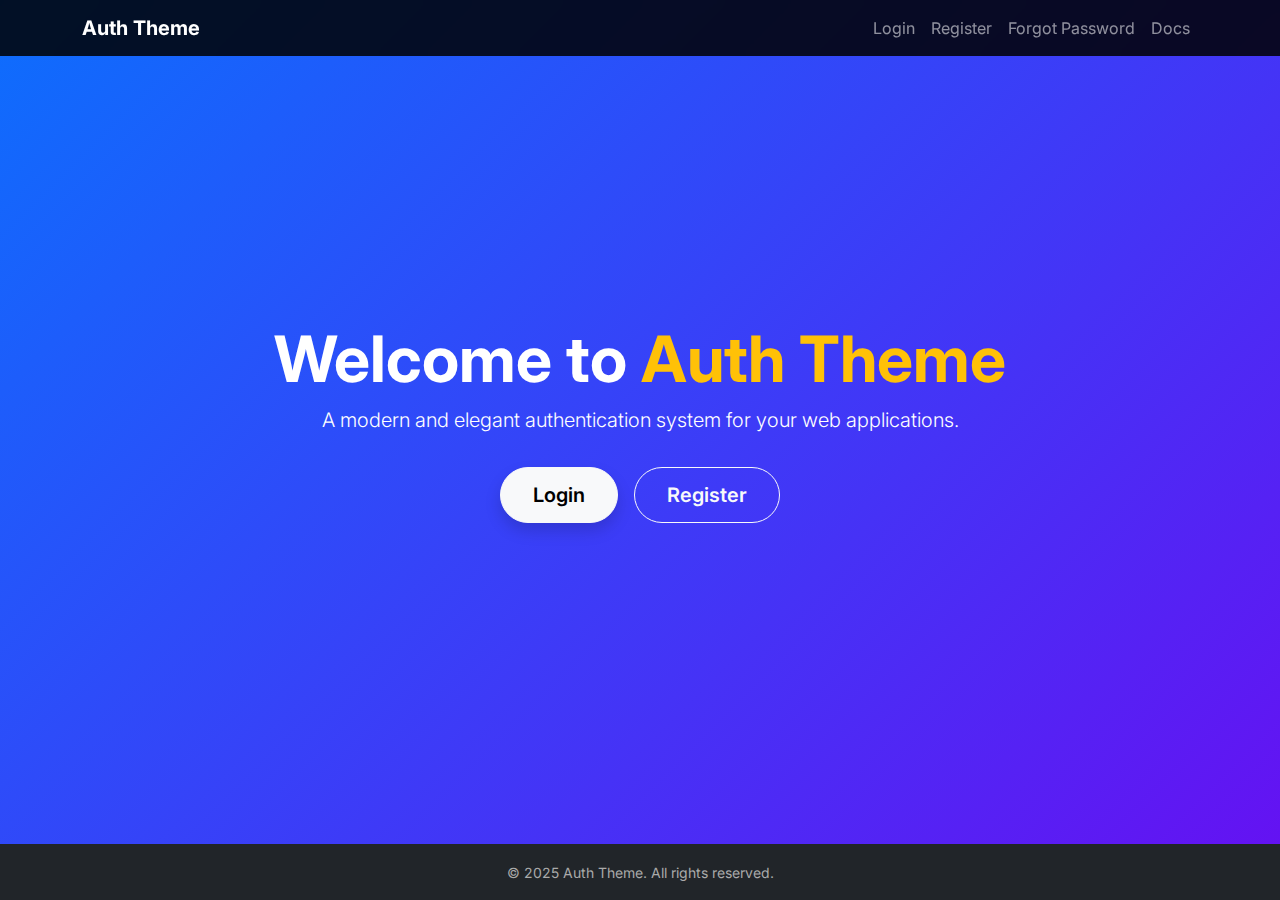
<file: index.html>
<!DOCTYPE html>
<html lang="en">
<head>
  <meta charset="UTF-8">
  <meta name="viewport" content="width=device-width, initial-scale=1.0">
  <title>Authentication Theme</title>
  <link href="https://cdn.jsdelivr.net/npm/bootstrap@5.3.0/dist/css/bootstrap.min.css" rel="stylesheet">
  <!-- Google Font -->
  <link href="https://fonts.googleapis.com/css2?family=Inter:wght@400;600;700&display=swap" rel="stylesheet">
  <style>
    body {
      font-family: 'Inter', sans-serif;
      background: linear-gradient(135deg, #0d6efd, #6610f2);
      color: #fff;
      min-height: 100vh;
      display: flex;
      flex-direction: column;
    }
    .hero {
      flex: 1;
      display: flex;
      align-items: center;
      text-align: center;
      padding: 4rem 1rem;
    }
    .hero h1 {
      font-weight: 700;
    }
    .hero p.lead {
      font-size: 1.25rem;
      margin-bottom: 2rem;
    }
    .btn-lg {
      border-radius: 2rem;
      font-weight: 600;
      padding: 0.75rem 2rem;
    }
    .navbar {
      background-color: rgba(0, 0, 0, 0.85) !important;
      backdrop-filter: blur(8px);
    }
    footer {
      background: #212529;
      color: #aaa;
      padding: 1rem 0;
      text-align: center;
    }
  </style>
</head>
<body>
  <!-- Navbar -->
  <nav class="navbar navbar-expand-lg navbar-dark fixed-top">
    <div class="container">
      <a class="navbar-brand fw-bold" href="#">Auth Theme</a>
      <button class="navbar-toggler" type="button" data-bs-toggle="collapse" data-bs-target="#navbarNav">
        <span class="navbar-toggler-icon"></span>
      </button>
      <div class="collapse navbar-collapse" id="navbarNav">
        <ul class="navbar-nav ms-auto">
          <li class="nav-item"><a class="nav-link" href="login.html">Login</a></li>
          <li class="nav-item"><a class="nav-link" href="register.html">Register</a></li>
          <li class="nav-item"><a class="nav-link" href="forgot_password.html">Forgot Password</a></li>
          <li class="nav-item"><a class="nav-link" href="docs.html">Docs</a></li>
        </ul>
      </div>
    </div>
  </nav>

  <!-- Hero Section -->
  <section class="hero">
    <div class="container">
      <h1 class="display-3">Welcome to <span class="text-warning">Auth Theme</span></h1>
      <p class="lead">A modern and elegant authentication system for your web applications.</p>
      <div class="d-flex justify-content-center gap-3 flex-wrap">
        <a href="login.html" class="btn btn-light btn-lg shadow">Login</a>
        <a href="register.html" class="btn btn-outline-light btn-lg">Register</a>
      </div>
    </div>
  </section>

  <!-- Footer -->
  <footer>
    <div class="container">
      <small>© 2025 Auth Theme. All rights reserved.</small>
    </div>
  </footer>

  <script src="https://cdn.jsdelivr.net/npm/bootstrap@5.3.0/dist/js/bootstrap.bundle.min.js"></script>
</body>
</html>
</file>
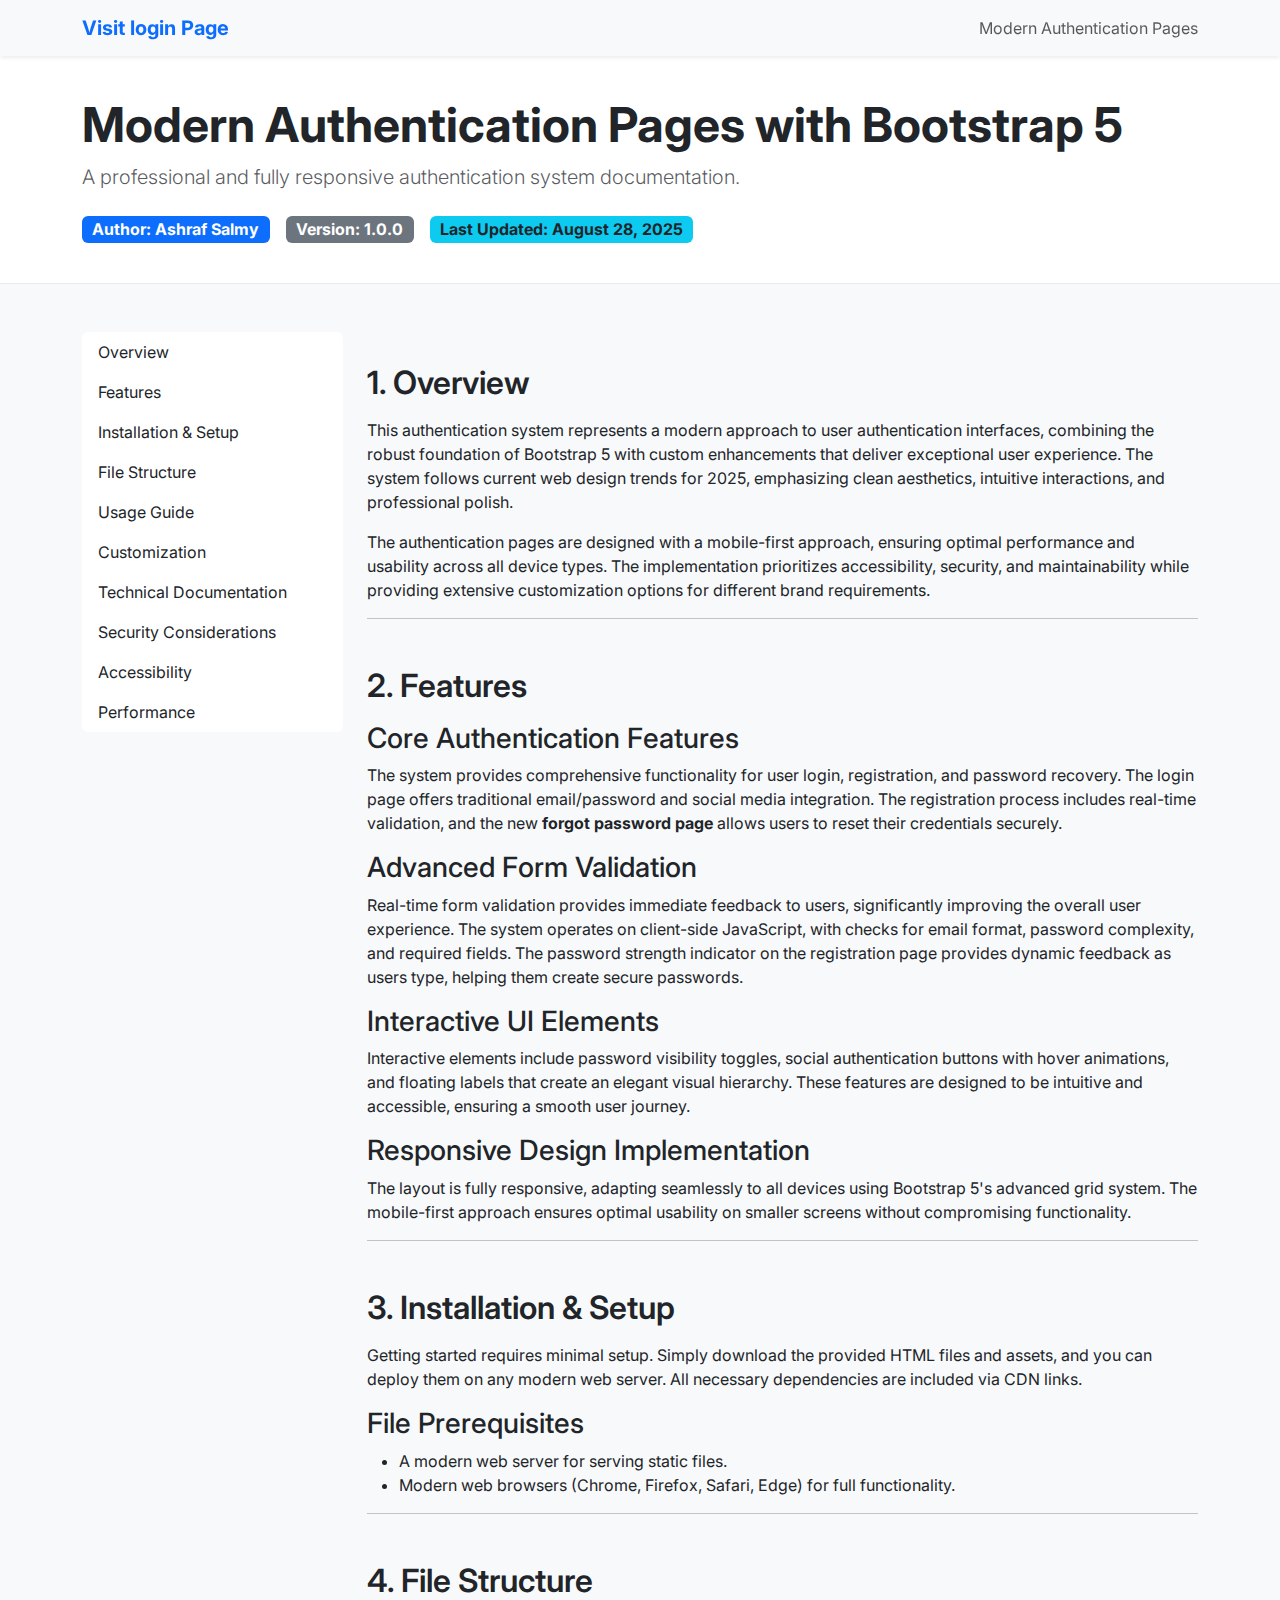
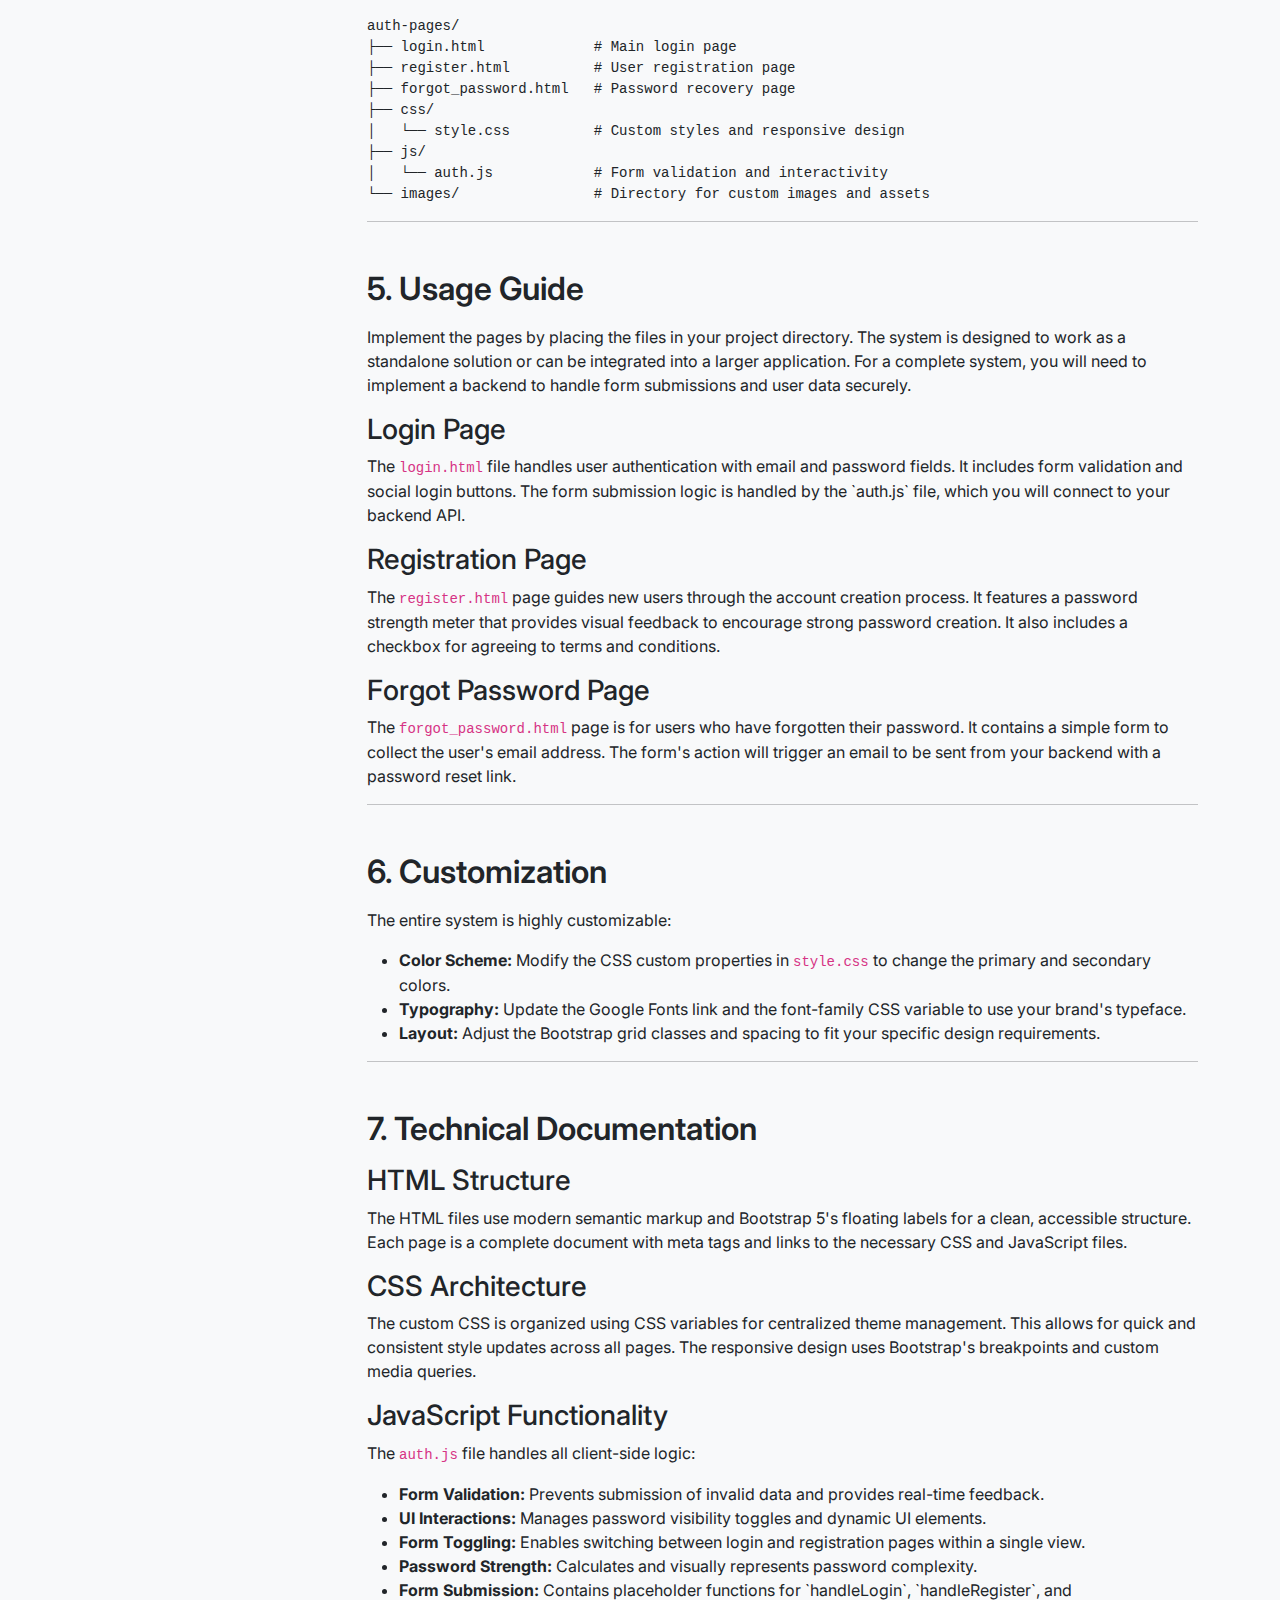
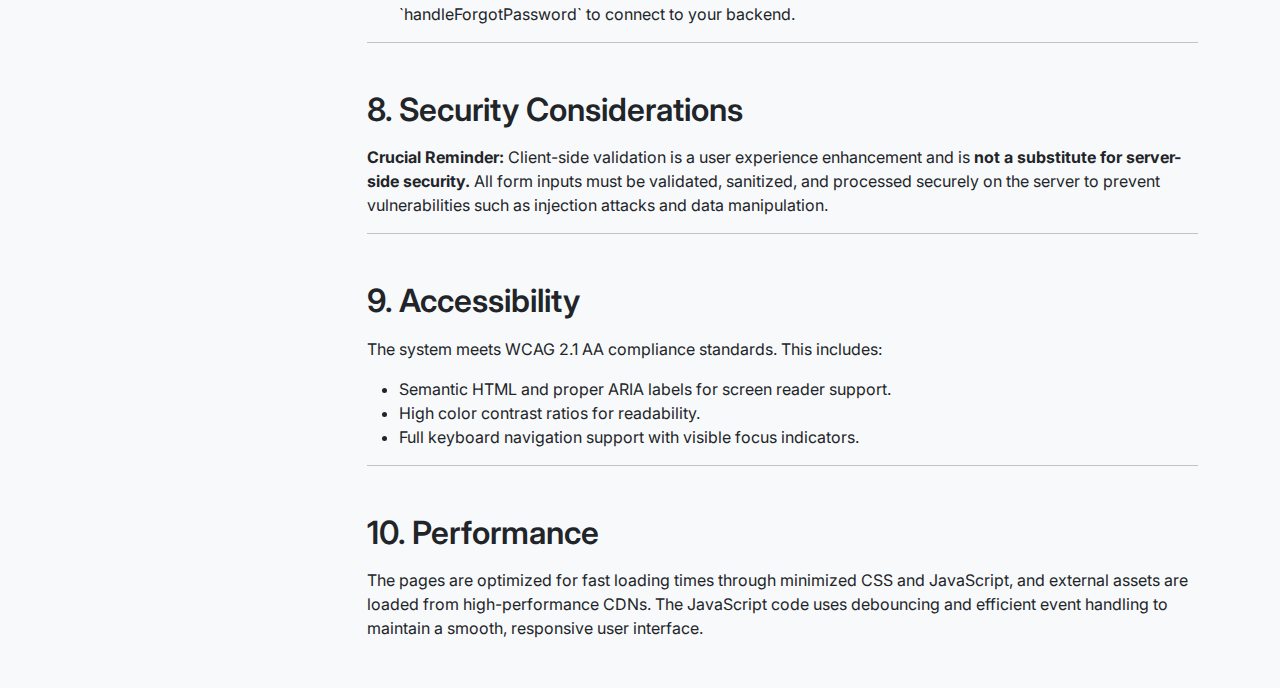
<file: docs.html>
<!DOCTYPE html>
<html lang="en">

<head>
    <meta charset="UTF-8">
    <meta name="viewport" content="width=device-width, initial-scale=1.0">
    <title>Manus AI | Authentication Pages Documentation</title>
    <!-- Bootstrap 5.3.2 from CDN -->
    <link href="https://cdn.jsdelivr.net/npm/bootstrap@5.3.2/dist/css/bootstrap.min.css" rel="stylesheet"
        xintegrity="sha384-T3c6CoIi6uLrA9TneNEoa7RxnatzjcDSCmG1MXxSR1GAsXEV/Dwwykc2MPK8M2HN" crossorigin="anonymous">
    <!-- Google Fonts: Inter -->
    <link rel="preconnect" href="https://fonts.googleapis.com">
    <link rel="preconnect" href="https://fonts.gstatic.com" crossorigin>
    <link href="https://fonts.googleapis.com/css2?family=Inter:wght@400;500;600;700&display=swap" rel="stylesheet">
    <style>
        body {
            font-family: 'Inter', sans-serif;
            background-color: #f8f9fa;
        }

        .navbar-brand {
            font-weight: 700;
        }

        .documentation-header {
            background-color: #ffffff;
            padding: 2.5rem 0;
            margin-bottom: 2rem;
            border-bottom: 1px solid #e9ecef;
        }

        .documentation-content {
            padding-top: 1rem;
            padding-bottom: 2rem;
        }

        .card-body pre {
            background-color: #f1f3f5;
            padding: 1rem;
            border-radius: 0.5rem;
            overflow-x: auto;
        }

        .anchor-offset {
            padding-top: 5rem;
            margin-top: -5rem;
        }
        
        .section-title {
            font-weight: 600;
            color: #212529;
            margin-top: 2rem;
            margin-bottom: 1rem;
        }

        .list-group-item {
            border: none;
            padding: 0.5rem 1rem;
        }
    </style>
</head>

<body>
    <nav class="navbar navbar-expand-lg navbar-light bg-light sticky-top shadow-sm">
        <div class="container">
            <a class="navbar-brand text-primary" href="login.html">Visit login Page</a>
            <span class="navbar-text">
                Modern Authentication Pages
            </span>
        </div>
    </nav>

    <header class="documentation-header">
        <div class="container">
            <h1 class="display-5 fw-bold text-dark">Modern Authentication Pages with Bootstrap 5</h1>
            <p class="text-muted lead">A professional and fully responsive authentication system documentation.</p>
            <div class="d-flex flex-wrap gap-3 mt-4">
                <span class="badge bg-primary fs-6">Author: Ashraf Salmy</span>
                <span class="badge bg-secondary fs-6">Version: 1.0.0</span>
                <span class="badge bg-info text-dark fs-6">Last Updated: August 28, 2025</span>
            </div>
        </div>
    </header>

    <main class="documentation-content">
        <div class="container">
            <div class="row">
                <!-- Sidebar Table of Contents -->
                <div class="col-lg-3">
                    <div class="list-group sticky-top" style="top: 6rem;">
                        <a class="list-group-item list-group-item-action py-2" href="#overview">Overview</a>
                        <a class="list-group-item list-group-item-action py-2" href="#features">Features</a>
                        <a class="list-group-item list-group-item-action py-2" href="#installation">Installation & Setup</a>
                        <a class="list-group-item list-group-item-action py-2" href="#file-structure">File Structure</a>
                        <a class="list-group-item list-group-item-action py-2" href="#usage">Usage Guide</a>
                        <a class="list-group-item list-group-item-action py-2" href="#customization">Customization</a>
                        <a class="list-group-item list-group-item-action py-2" href="#technical-docs">Technical Documentation</a>
                        <a class="list-group-item list-group-item-action py-2" href="#security">Security Considerations</a>
                        <a class="list-group-item list-group-item-action py-2" href="#accessibility">Accessibility</a>
                        <a class="list-group-item list-group-item-action py-2" href="#performance">Performance</a>
                    </div>
                </div>

                <!-- Main Content -->
                <div class="col-lg-9">
                    <section id="overview" class="anchor-offset">
                        <h2 class="section-title">1. Overview</h2>
                        <p>This authentication system represents a modern approach to user authentication interfaces, combining the robust foundation of Bootstrap 5 with custom enhancements that deliver exceptional user experience. The system follows current web design trends for 2025, emphasizing clean aesthetics, intuitive interactions, and professional polish.</p>
                        <p>The authentication pages are designed with a mobile-first approach, ensuring optimal performance and usability across all device types. The implementation prioritizes accessibility, security, and maintainability while providing extensive customization options for different brand requirements.</p>
                    </section>
                    
                    <hr>

                    <section id="features" class="anchor-offset">
                        <h2 class="section-title">2. Features</h2>
                        <h3>Core Authentication Features</h3>
                        <p>The system provides comprehensive functionality for user login, registration, and password recovery. The login page offers traditional email/password and social media integration. The registration process includes real-time validation, and the new <strong>forgot password page</strong> allows users to reset their credentials securely.</p>
                        
                        <h3>Advanced Form Validation</h3>
                        <p>Real-time form validation provides immediate feedback to users, significantly improving the overall user experience. The system operates on client-side JavaScript, with checks for email format, password complexity, and required fields. The password strength indicator on the registration page provides dynamic feedback as users type, helping them create secure passwords.</p>
                        
                        <h3>Interactive UI Elements</h3>
                        <p>Interactive elements include password visibility toggles, social authentication buttons with hover animations, and floating labels that create an elegant visual hierarchy. These features are designed to be intuitive and accessible, ensuring a smooth user journey.</p>
                        
                        <h3>Responsive Design Implementation</h3>
                        <p>The layout is fully responsive, adapting seamlessly to all devices using Bootstrap 5's advanced grid system. The mobile-first approach ensures optimal usability on smaller screens without compromising functionality.</p>
                    </section>

                    <hr>

                    <section id="installation" class="anchor-offset">
                        <h2 class="section-title">3. Installation & Setup</h2>
                        <p>Getting started requires minimal setup. Simply download the provided HTML files and assets, and you can deploy them on any modern web server. All necessary dependencies are included via CDN links.</p>
                        <h3>File Prerequisites</h3>
                        <ul>
                            <li>A modern web server for serving static files.</li>
                            <li>Modern web browsers (Chrome, Firefox, Safari, Edge) for full functionality.</li>
                        </ul>
                    </section>

                    <hr>

                    <section id="file-structure" class="anchor-offset">
                        <h2 class="section-title">4. File Structure</h2>
                        <pre><code>auth-pages/
├── login.html             # Main login page
├── register.html          # User registration page
├── forgot_password.html   # Password recovery page
├── css/
│   └── style.css          # Custom styles and responsive design
├── js/
│   └── auth.js            # Form validation and interactivity
└── images/                # Directory for custom images and assets
</code></pre>
                    </section>

                    <hr>

                    <section id="usage" class="anchor-offset">
                        <h2 class="section-title">5. Usage Guide</h2>
                        <p>Implement the pages by placing the files in your project directory. The system is designed to work as a standalone solution or can be integrated into a larger application. For a complete system, you will need to implement a backend to handle form submissions and user data securely.</p>
                        
                        <h3>Login Page</h3>
                        <p>The <code>login.html</code> file handles user authentication with email and password fields. It includes form validation and social login buttons. The form submission logic is handled by the `auth.js` file, which you will connect to your backend API.</p>
                        
                        <h3>Registration Page</h3>
                        <p>The <code>register.html</code> page guides new users through the account creation process. It features a password strength meter that provides visual feedback to encourage strong password creation. It also includes a checkbox for agreeing to terms and conditions.</p>
                        
                        <h3>Forgot Password Page</h3>
                        <p>The <code>forgot_password.html</code> page is for users who have forgotten their password. It contains a simple form to collect the user's email address. The form's action will trigger an email to be sent from your backend with a password reset link.</p>
                    </section>

                    <hr>

                    <section id="customization" class="anchor-offset">
                        <h2 class="section-title">6. Customization</h2>
                        <p>The entire system is highly customizable:</p>
                        <ul>
                            <li><strong>Color Scheme:</strong> Modify the CSS custom properties in <code>style.css</code> to change the primary and secondary colors.</li>
                            <li><strong>Typography:</strong> Update the Google Fonts link and the font-family CSS variable to use your brand's typeface.</li>
                            <li><strong>Layout:</strong> Adjust the Bootstrap grid classes and spacing to fit your specific design requirements.</li>
                        </ul>
                    </section>

                    <hr>

                    <section id="technical-docs" class="anchor-offset">
                        <h2 class="section-title">7. Technical Documentation</h2>
                        <h3>HTML Structure</h3>
                        <p>The HTML files use modern semantic markup and Bootstrap 5's floating labels for a clean, accessible structure. Each page is a complete document with meta tags and links to the necessary CSS and JavaScript files.</p>
                        
                        <h3>CSS Architecture</h3>
                        <p>The custom CSS is organized using CSS variables for centralized theme management. This allows for quick and consistent style updates across all pages. The responsive design uses Bootstrap's breakpoints and custom media queries.</p>
                        
                        <h3>JavaScript Functionality</h3>
                        <p>The <code>auth.js</code> file handles all client-side logic:</p>
                        <ul>
                            <li><strong>Form Validation:</strong> Prevents submission of invalid data and provides real-time feedback.</li>
                            <li><strong>UI Interactions:</strong> Manages password visibility toggles and dynamic UI elements.</li>
                            <li><strong>Form Toggling:</strong> Enables switching between login and registration pages within a single view.</li>
                            <li><strong>Password Strength:</strong> Calculates and visually represents password complexity.</li>
                            <li><strong>Form Submission:</strong> Contains placeholder functions for `handleLogin`, `handleRegister`, and `handleForgotPassword` to connect to your backend.</li>
                        </ul>
                    </section>

                    <hr>

                    <section id="security" class="anchor-offset">
                        <h2 class="section-title">8. Security Considerations</h2>
                        <p><strong>Crucial Reminder:</strong> Client-side validation is a user experience enhancement and is <strong>not a substitute for server-side security.</strong> All form inputs must be validated, sanitized, and processed securely on the server to prevent vulnerabilities such as injection attacks and data manipulation.</p>
                    </section>

                    <hr>
                    
                    <section id="accessibility" class="anchor-offset">
                        <h2 class="section-title">9. Accessibility</h2>
                        <p>The system meets WCAG 2.1 AA compliance standards. This includes:</p>
                        <ul>
                            <li>Semantic HTML and proper ARIA labels for screen reader support.</li>
                            <li>High color contrast ratios for readability.</li>
                            <li>Full keyboard navigation support with visible focus indicators.</li>
                        </ul>
                    </section>

                    <hr>
                    
                    <section id="performance" class="anchor-offset">
                        <h2 class="section-title">10. Performance</h2>
                        <p>The pages are optimized for fast loading times through minimized CSS and JavaScript, and external assets are loaded from high-performance CDNs. The JavaScript code uses debouncing and efficient event handling to maintain a smooth, responsive user interface.</p>
                    </section>
                </div>
            </div>
        </div>
    </main>

    <script src="https://cdn.jsdelivr.net/npm/bootstrap@5.3.2/dist/js/bootstrap.bundle.min.js" xintegrity="sha384-C6RzsynM9kWDrMNeT87bh95OGNyZPhcTNXj1NW7RuBCsyN/o0jlpcV8Qyq46cDfL" crossorigin="anonymous"></script>
</body>
</html>
</file>
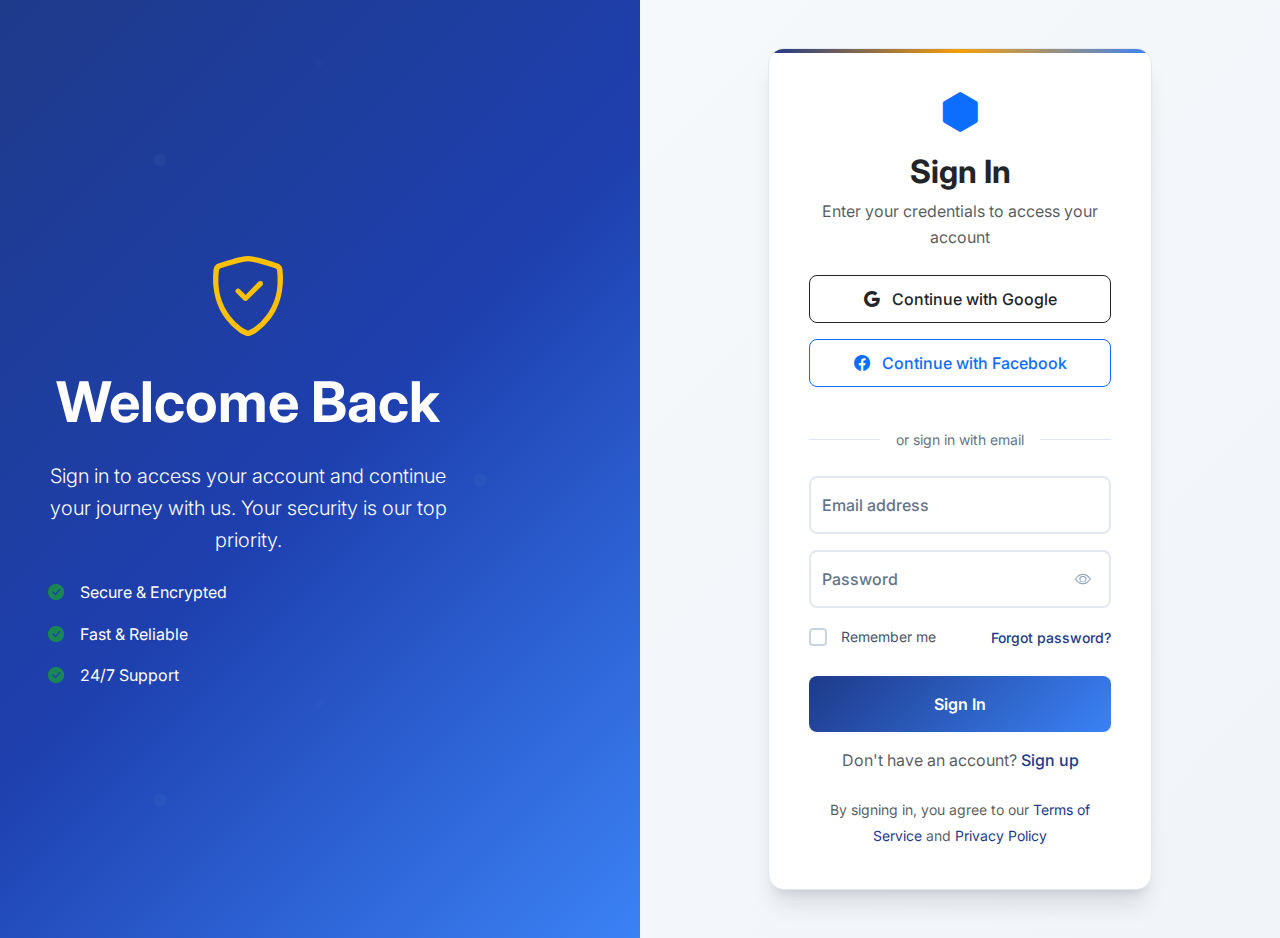
<file: login.html>
<!DOCTYPE html>
<html lang="en">
<head>
    <meta charset="UTF-8">
    <meta name="viewport" content="width=device-width, initial-scale=1.0">
    <title>Login - Modern Authentication</title>
    
    <!-- Bootstrap 5 CSS -->
    <link href="https://cdn.jsdelivr.net/npm/bootstrap@5.3.2/dist/css/bootstrap.min.css" rel="stylesheet">
    
    <!-- Bootstrap Icons -->
    <link href="https://cdn.jsdelivr.net/npm/bootstrap-icons@1.11.2/font/bootstrap-icons.css" rel="stylesheet">
    
    <!-- Custom CSS -->
    <link href="css/style.css" rel="stylesheet">
    
    <!-- Google Fonts -->
    <link href="https://fonts.googleapis.com/css2?family=Inter:wght@300;400;500;600;700&display=swap" rel="stylesheet">
</head>
<body class="auth-body">
    <div class="container-fluid p-0 min-vh-100">
        <div class="row g-0 min-vh-100">
            <!-- Left Side - Hero Section -->
            <div class="col-lg-6 d-none d-lg-flex auth-hero">
                <div class="d-flex flex-column justify-content-center align-items-center text-white p-5">
                    <div class="auth-hero-content text-center">
                        <div class="mb-4">
                            <i class="bi bi-shield-check display-1 text-warning"></i>
                        </div>
                        <h1 class="display-4 fw-bold mb-4">Welcome Back</h1>
                        <p class="lead mb-4">
                            Sign in to access your account and continue your journey with us. 
                            Your security is our top priority.
                        </p>
                        <div class="auth-features">
                            <div class="d-flex align-items-center mb-3">
                                <i class="bi bi-check-circle-fill text-success me-3"></i>
                                <span>Secure & Encrypted</span>
                            </div>
                            <div class="d-flex align-items-center mb-3">
                                <i class="bi bi-check-circle-fill text-success me-3"></i>
                                <span>Fast & Reliable</span>
                            </div>
                            <div class="d-flex align-items-center">
                                <i class="bi bi-check-circle-fill text-success me-3"></i>
                                <span>24/7 Support</span>
                            </div>
                        </div>
                    </div>
                </div>
            </div>
            
            <!-- Right Side - Login Form -->
            <div class="col-lg-6 d-flex align-items-center justify-content-center">
                <div class="auth-form-container w-100 p-4 p-lg-5">
                    <div class="auth-form-wrapper">
                        <!-- Logo/Brand -->
                        <div class="text-center mb-4">
                            <div class="auth-brand mb-3">
                                <i class="bi bi-hexagon-fill text-primary display-6"></i>
                            </div>
                            <h2 class="fw-bold text-dark mb-2">Sign In</h2>
                            <p class="text-muted">Enter your credentials to access your account</p>
                        </div>
                        
                        <!-- Social Login Buttons -->
                        <div class="social-login mb-4">
                            <button type="button" class="btn btn-outline-dark w-100 mb-3 social-btn">
                                <i class="bi bi-google me-2"></i>
                                Continue with Google
                            </button>
                            <button type="button" class="btn btn-outline-primary w-100 mb-3 social-btn">
                                <i class="bi bi-facebook me-2"></i>
                                Continue with Facebook
                            </button>
                        </div>
                        
                        <!-- Divider -->
                        <div class="divider mb-4">
                            <span class="divider-text">or sign in with email</span>
                        </div>
                        
                        <!-- Login Form -->
                        <form id="loginForm" novalidate>
                            <!-- Email Field -->
                            <div class="form-floating mb-3">
                                <input type="email" class="form-control" id="email" placeholder="name@example.com" required>
                                <label for="email">Email address</label>
                                <div class="invalid-feedback">
                                    Please provide a valid email address.
                                </div>
                            </div>
                            
                            <!-- Password Field -->
                            <div class="form-floating mb-3 position-relative">
                                <input type="password" class="form-control" id="password" placeholder="Password" required>
                                <label for="password">Password</label>
                                <button type="button" class="btn btn-link position-absolute top-50 end-0 translate-middle-y pe-3 password-toggle" tabindex="-1">
                                    <i class="bi bi-eye"></i>
                                </button>
                                <div class="invalid-feedback">
                                    Password is required.
                                </div>
                            </div>
                            
                            <!-- Remember Me & Forgot Password -->
                            <div class="d-flex justify-content-between align-items-center mb-4">
                                <div class="form-check">
                                    <input class="form-check-input" type="checkbox" id="rememberMe">
                                    <label class="form-check-label" for="rememberMe">
                                        Remember me
                                    </label>
                                </div>
                                <a href="forgot_password.html" class="text-decoration-none forgot-password">Forgot password?</a>
                            </div>
                            
                            <!-- Submit Button -->
                            <button type="submit" class="btn btn-primary w-100 mb-3 auth-submit-btn">
                                <span class="btn-text">Sign In</span>
                                <span class="btn-spinner spinner-border spinner-border-sm d-none" role="status">
                                    <span class="visually-hidden">Loading...</span>
                                </span>
                            </button>
                        </form>
                        
                        <!-- Register Link -->
                        <div class="text-center">
                            <p class="mb-0 text-muted">
                                Don't have an account? 
                                <a href="register.html" class="text-decoration-none fw-medium">Sign up</a>
                            </p>
                        </div>
                        
                        <!-- Terms & Privacy -->
                        <div class="text-center mt-4">
                            <small class="text-muted">
                                By signing in, you agree to our 
                                <a href="#" class="text-decoration-none">Terms of Service</a> and 
                                <a href="#" class="text-decoration-none">Privacy Policy</a>
                            </small>
                        </div>
                    </div>
                </div>
            </div>
        </div>
    </div>
    
    <!-- Success/Error Toast -->
    <div class="toast-container position-fixed top-0 end-0 p-3">
        <div id="authToast" class="toast" role="alert" aria-live="assertive" aria-atomic="true">
            <div class="toast-header">
                <i class="bi bi-info-circle-fill text-primary me-2"></i>
                <strong class="me-auto">Notification</strong>
                <button type="button" class="btn-close" data-bs-dismiss="toast"></button>
            </div>
            <div class="toast-body">
                <!-- Toast message will be inserted here -->
            </div>
        </div>
    </div>
    
    <!-- Bootstrap 5 JS -->
    <script src="https://cdn.jsdelivr.net/npm/bootstrap@5.3.2/dist/js/bootstrap.bundle.min.js"></script>
    
    <!-- Custom JS -->
    <script src="js/auth.js"></script>

</body>
</html>
</file>
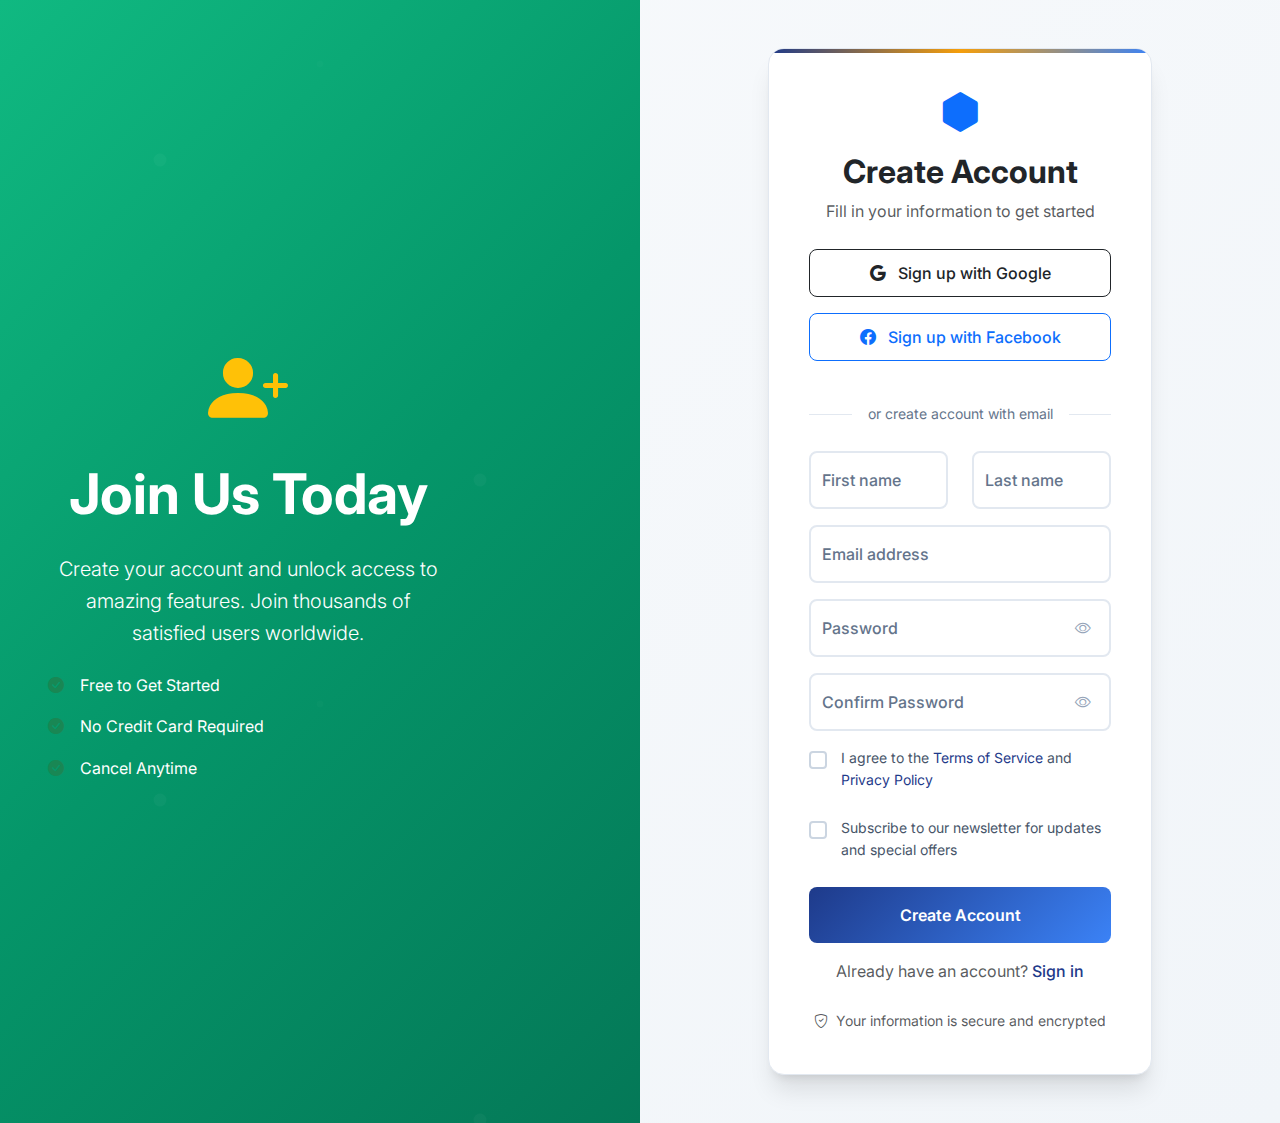
<file: register.html>
<!DOCTYPE html>
<html lang="en">
<head>
    <meta charset="UTF-8">
    <meta name="viewport" content="width=device-width, initial-scale=1.0">
    <title>Register - Modern Authentication</title>
    
    <!-- Bootstrap 5 CSS -->
    <link href="https://cdn.jsdelivr.net/npm/bootstrap@5.3.2/dist/css/bootstrap.min.css" rel="stylesheet">
    
    <!-- Bootstrap Icons -->
    <link href="https://cdn.jsdelivr.net/npm/bootstrap-icons@1.11.2/font/bootstrap-icons.css" rel="stylesheet">
    
    <!-- Custom CSS -->
    <link href="css/style.css" rel="stylesheet">
    
    <!-- Google Fonts -->
    <link href="https://fonts.googleapis.com/css2?family=Inter:wght@300;400;500;600;700&display=swap" rel="stylesheet">
</head>
<body class="auth-body">
    <div class="container-fluid p-0 min-vh-100">
        <div class="row g-0 min-vh-100">
            <!-- Left Side - Hero Section -->
            <div class="col-lg-6 d-none d-lg-flex auth-hero auth-hero-register">
                <div class="d-flex flex-column justify-content-center align-items-center text-white p-5">
                    <div class="auth-hero-content text-center">
                        <div class="mb-4">
                            <i class="bi bi-person-plus-fill display-1 text-warning"></i>
                        </div>
                        <h1 class="display-4 fw-bold mb-4">Join Us Today</h1>
                        <p class="lead mb-4">
                            Create your account and unlock access to amazing features. 
                            Join thousands of satisfied users worldwide.
                        </p>
                        <div class="auth-features">
                            <div class="d-flex align-items-center mb-3">
                                <i class="bi bi-check-circle-fill text-success me-3"></i>
                                <span>Free to Get Started</span>
                            </div>
                            <div class="d-flex align-items-center mb-3">
                                <i class="bi bi-check-circle-fill text-success me-3"></i>
                                <span>No Credit Card Required</span>
                            </div>
                            <div class="d-flex align-items-center">
                                <i class="bi bi-check-circle-fill text-success me-3"></i>
                                <span>Cancel Anytime</span>
                            </div>
                        </div>
                    </div>
                </div>
            </div>
            
            <!-- Right Side - Register Form -->
            <div class="col-lg-6 d-flex align-items-center justify-content-center">
                <div class="auth-form-container w-100 p-4 p-lg-5">
                    <div class="auth-form-wrapper">
                        <!-- Logo/Brand -->
                        <div class="text-center mb-4">
                            <div class="auth-brand mb-3">
                                <i class="bi bi-hexagon-fill text-primary display-6"></i>
                            </div>
                            <h2 class="fw-bold text-dark mb-2">Create Account</h2>
                            <p class="text-muted">Fill in your information to get started</p>
                        </div>
                        
                        <!-- Social Login Buttons -->
                        <div class="social-login mb-4">
                            <button type="button" class="btn btn-outline-dark w-100 mb-3 social-btn">
                                <i class="bi bi-google me-2"></i>
                                Sign up with Google
                            </button>
                            <button type="button" class="btn btn-outline-primary w-100 mb-3 social-btn">
                                <i class="bi bi-facebook me-2"></i>
                                Sign up with Facebook
                            </button>
                        </div>
                        
                        <!-- Divider -->
                        <div class="divider mb-4">
                            <span class="divider-text">or create account with email</span>
                        </div>
                        
                        <!-- Register Form -->
                        <form id="registerForm" novalidate>
                            <!-- Name Fields Row -->
                            <div class="row mb-3">
                                <div class="col-md-6">
                                    <div class="form-floating">
                                        <input type="text" class="form-control" id="firstName" placeholder="First name" required>
                                        <label for="firstName">First name</label>
                                        <div class="invalid-feedback">
                                            First name is required.
                                        </div>
                                    </div>
                                </div>
                                <div class="col-md-6">
                                    <div class="form-floating">
                                        <input type="text" class="form-control" id="lastName" placeholder="Last name" required>
                                        <label for="lastName">Last name</label>
                                        <div class="invalid-feedback">
                                            Last name is required.
                                        </div>
                                    </div>
                                </div>
                            </div>
                            
                            <!-- Email Field -->
                            <div class="form-floating mb-3">
                                <input type="email" class="form-control" id="email" placeholder="name@example.com" required>
                                <label for="email">Email address</label>
                                <div class="invalid-feedback">
                                    Please provide a valid email address.
                                </div>
                            </div>
                            
                            <!-- Password Field -->
                            <div class="form-floating mb-3 position-relative">
                                <input type="password" class="form-control" id="password" placeholder="Password" required>
                                <label for="password">Password</label>
                                <button type="button" class="btn btn-link position-absolute top-50 end-0 translate-middle-y pe-3 password-toggle" tabindex="-1">
                                    <i class="bi bi-eye"></i>
                                </button>
                                <div class="invalid-feedback">
                                    Password must be at least 8 characters long.
                                </div>
                            </div>
                            
                            <!-- Password Strength Indicator -->
                            <div class="password-strength mb-3" style="display: none;">
                                <div class="d-flex justify-content-between align-items-center mb-2">
                                    <small class="text-muted">Password strength:</small>
                                    <small class="strength-text text-muted">Weak</small>
                                </div>
                                <div class="progress" style="height: 4px;">
                                    <div class="progress-bar" role="progressbar" style="width: 0%"></div>
                                </div>
                            </div>
                            
                            <!-- Confirm Password Field -->
                            <div class="form-floating mb-3 position-relative">
                                <input type="password" class="form-control" id="confirmPassword" placeholder="Confirm Password" required>
                                <label for="confirmPassword">Confirm Password</label>
                                <button type="button" class="btn btn-link position-absolute top-50 end-0 translate-middle-y pe-3 password-toggle" tabindex="-1">
                                    <i class="bi bi-eye"></i>
                                </button>
                                <div class="invalid-feedback">
                                    Passwords do not match.
                                </div>
                            </div>
                            
                            <!-- Terms & Conditions -->
                            <div class="form-check mb-4">
                                <input class="form-check-input" type="checkbox" id="agreeTerms" required>
                                <label class="form-check-label" for="agreeTerms">
                                    I agree to the <a href="#" class="text-decoration-none">Terms of Service</a> 
                                    and <a href="#" class="text-decoration-none">Privacy Policy</a>
                                </label>
                                <div class="invalid-feedback">
                                    You must agree to the terms and conditions.
                                </div>
                            </div>
                            
                            <!-- Newsletter Subscription -->
                            <div class="form-check mb-4">
                                <input class="form-check-input" type="checkbox" id="newsletter">
                                <label class="form-check-label" for="newsletter">
                                    Subscribe to our newsletter for updates and special offers
                                </label>
                            </div>
                            
                            <!-- Submit Button -->
                            <button type="submit" class="btn btn-primary w-100 mb-3 auth-submit-btn">
                                <span class="btn-text">Create Account</span>
                                <span class="btn-spinner spinner-border spinner-border-sm d-none" role="status">
                                    <span class="visually-hidden">Loading...</span>
                                </span>
                            </button>
                        </form>
                        
                        <!-- Login Link -->
                        <div class="text-center">
                            <p class="mb-0 text-muted">
                                Already have an account? 
                                <a href="login.html" class="text-decoration-none fw-medium">Sign in</a>
                            </p>
                        </div>
                        
                        <!-- Security Notice -->
                        <div class="text-center mt-4">
                            <small class="text-muted">
                                <i class="bi bi-shield-check me-1"></i>
                                Your information is secure and encrypted
                            </small>
                        </div>
                    </div>
                </div>
            </div>
        </div>
    </div>
    
    <!-- Success/Error Toast -->
    <div class="toast-container position-fixed top-0 end-0 p-3">
        <div id="authToast" class="toast" role="alert" aria-live="assertive" aria-atomic="true">
            <div class="toast-header">
                <i class="bi bi-info-circle-fill text-primary me-2"></i>
                <strong class="me-auto">Notification</strong>
                <button type="button" class="btn-close" data-bs-dismiss="toast"></button>
            </div>
            <div class="toast-body">
                <!-- Toast message will be inserted here -->
            </div>
        </div>
    </div>
    
    <!-- Bootstrap 5 JS -->
    <script src="https://cdn.jsdelivr.net/npm/bootstrap@5.3.2/dist/js/bootstrap.bundle.min.js"></script>
    
    <!-- Custom JS -->
    <script src="js/auth.js"></script>
</body>
</html>
</file>
<file: css/style.css>
/* ===== CSS CUSTOM PROPERTIES ===== */
:root {
    /* Colors */
    --primary-color: #1e3a8a;
    --primary-light: #3b82f6;
    --primary-dark: #1e40af;
    --secondary-color: #f59e0b;
    --secondary-light: #fbbf24;
    --success-color: #10b981;
    --error-color: #ef4444;
    --warning-color: #f59e0b;
    
    /* Neutrals - Force light theme colors */
    --white: #ffffff;
    --gray-50: #f8fafc;
    --gray-100: #f1f5f9;
    --gray-200: #e2e8f0;
    --gray-300: #cbd5e1;
    --gray-400: #94a3b8;
    --gray-500: #64748b;
    --gray-600: #475569;
    --gray-700: #334155;
    --gray-800: #1e293b;
    --gray-900: #0f172a;
    
    /* Typography */
    --font-family: 'Inter', -apple-system, BlinkMacSystemFont, 'Segoe UI', Roboto, sans-serif;
    --font-size-xs: 0.75rem;
    --font-size-sm: 0.875rem;
    --font-size-base: 1rem;
    --font-size-lg: 1.125rem;
    --font-size-xl: 1.25rem;
    --font-size-2xl: 1.5rem;
    --font-size-3xl: 1.875rem;
    --font-size-4xl: 2.25rem;
    
    /* Spacing */
    --border-radius: 8px;
    --border-radius-lg: 12px;
    --border-radius-xl: 16px;
    
    /* Shadows */
    --shadow-sm: 0 1px 2px 0 rgb(0 0 0 / 0.05);
    --shadow: 0 1px 3px 0 rgb(0 0 0 / 0.1), 0 1px 2px -1px rgb(0 0 0 / 0.1);
    --shadow-md: 0 4px 6px -1px rgb(0 0 0 / 0.1), 0 2px 4px -2px rgb(0 0 0 / 0.1);
    --shadow-lg: 0 10px 15px -3px rgb(0 0 0 / 0.1), 0 4px 6px -4px rgb(0 0 0 / 0.1);
    --shadow-xl: 0 20px 25px -5px rgb(0 0 0 / 0.1), 0 8px 10px -6px rgb(0 0 0 / 0.1);
    
    /* Transitions */
    --transition-fast: 150ms ease-in-out;
    --transition-base: 300ms ease-in-out;
    --transition-slow: 500ms ease-in-out;
}

/* Force light theme regardless of system preference */
:root,
[data-theme="light"],
[data-theme="dark"] {
    color-scheme: light;
    --white: #ffffff !important;
    --gray-50: #f8fafc !important;
    --gray-100: #f1f5f9 !important;
    --gray-200: #e2e8f0 !important;
    --gray-300: #cbd5e1 !important;
    --gray-400: #94a3b8 !important;
    --gray-500: #64748b !important;
    --gray-600: #475569 !important;
    --gray-700: #334155 !important;
    --gray-800: #1e293b !important;
    --gray-900: #0f172a !important;
}

/* ===== GLOBAL STYLES ===== */
* {
    box-sizing: border-box;
}

body {
    font-family: var(--font-family);
    line-height: 1.6;
    color: var(--gray-800);
    background-color: var(--gray-50);
}

.auth-body {
    background: linear-gradient(135deg, var(--gray-50) 0%, var(--gray-100) 100%);
    min-height: 100vh;
}

/* ===== HERO SECTION ===== */
.auth-hero {
    background: linear-gradient(135deg, var(--primary-color) 0%, var(--primary-dark) 50%, var(--primary-light) 100%);
    position: relative;
    overflow: hidden;
}

.auth-hero::before {
    content: '';
    position: absolute;
    top: 0;
    left: 0;
    right: 0;
    bottom: 0;
    background: url('data:image/svg+xml,<svg xmlns="http://www.w3.org/2000/svg" viewBox="0 0 100 100"><defs><pattern id="grain" width="100" height="100" patternUnits="userSpaceOnUse"><circle cx="25" cy="25" r="1" fill="white" opacity="0.1"/><circle cx="75" cy="75" r="1" fill="white" opacity="0.1"/><circle cx="50" cy="10" r="0.5" fill="white" opacity="0.05"/><circle cx="20" cy="80" r="0.5" fill="white" opacity="0.05"/></pattern></defs><rect width="100" height="100" fill="url(%23grain)"/></svg>');
    opacity: 0.3;
}

.auth-hero-register {
    background: linear-gradient(135deg, var(--success-color) 0%, #059669 50%, #047857 100%);
}

.auth-hero-content {
    position: relative;
    z-index: 1;
    max-width: 400px;
}

.auth-features {
    text-align: left;
}

/* ===== FORM CONTAINER ===== */
.auth-form-container {
    max-width: 480px;
    margin: 0 auto;
}

.auth-form-wrapper {
    background: var(--white);
    border-radius: var(--border-radius-xl);
    padding: 2.5rem;
    box-shadow: var(--shadow-xl);
    border: 1px solid var(--gray-200);
    position: relative;
    overflow: hidden;
}

.auth-form-wrapper::before {
    content: '';
    position: absolute;
    top: 0;
    left: 0;
    right: 0;
    height: 4px;
    background: linear-gradient(90deg, var(--primary-color), var(--secondary-color), var(--primary-light));
}

/* ===== BRAND SECTION ===== */
.auth-brand {
    animation: fadeInUp 0.6s ease-out;
}

@keyframes fadeInUp {
    from {
        opacity: 0;
        transform: translateY(20px);
    }
    to {
        opacity: 1;
        transform: translateY(0);
    }
}

/* ===== SOCIAL LOGIN BUTTONS ===== */
.social-btn {
    height: 48px;
    font-weight: 500;
    border-radius: var(--border-radius);
    transition: all var(--transition-base);
    position: relative;
    overflow: hidden;
}

.social-btn::before {
    content: '';
    position: absolute;
    top: 0;
    left: -100%;
    width: 100%;
    height: 100%;
    background: linear-gradient(90deg, transparent, rgba(255, 255, 255, 0.2), transparent);
    transition: left var(--transition-slow);
}

.social-btn:hover::before {
    left: 100%;
}

.social-btn:hover {
    transform: translateY(-2px);
    box-shadow: var(--shadow-lg);
}

.btn-outline-dark:hover {
    background-color: var(--gray-800);
    border-color: var(--gray-800);
}

.btn-outline-primary:hover {
    background-color: var(--primary-color);
    border-color: var(--primary-color);
}

/* ===== DIVIDER ===== */
.divider {
    position: relative;
    text-align: center;
    margin: 1.5rem 0;
}

.divider::before {
    content: '';
    position: absolute;
    top: 50%;
    left: 0;
    right: 0;
    height: 1px;
    background: var(--gray-200);
}

.divider-text {
    background: var(--white);
    padding: 0 1rem;
    color: var(--gray-500);
    font-size: var(--font-size-sm);
    position: relative;
    z-index: 1;
}

/* ===== FORM CONTROLS ===== */
.form-floating {
    position: relative;
}

.form-control {
    border-radius: var(--border-radius);
    border: 2px solid var(--gray-200);
    font-size: var(--font-size-base);
    height: 56px;
    transition: all var(--transition-base);
    background-color: var(--white);
}

.form-control:focus {
    border-color: var(--primary-color);
    box-shadow: 0 0 0 3px rgba(30, 58, 138, 0.1);
    background-color: var(--white);
}

.form-floating > label {
    color: var(--gray-500);
    font-weight: 500;
}

.form-floating > .form-control:focus ~ label,
.form-floating > .form-control:not(:placeholder-shown) ~ label {
    color: var(--primary-color);
    transform: scale(0.85) translateY(-0.5rem) translateX(0.15rem);
}

/* Password Toggle Button */
.password-toggle {
    border: none;
    background: none;
    color: var(--gray-400);
    padding: 0;
    width: 40px;
    height: 40px;
    display: flex;
    align-items: center;
    justify-content: center;
    transition: color var(--transition-base);
}

.password-toggle:hover {
    color: var(--primary-color);
}

.password-toggle:focus {
    box-shadow: none;
    outline: none;
}

/* ===== PASSWORD STRENGTH INDICATOR ===== */
.password-strength {
    animation: slideDown 0.3s ease-out;
}

@keyframes slideDown {
    from {
        opacity: 0;
        transform: translateY(-10px);
    }
    to {
        opacity: 1;
        transform: translateY(0);
    }
}

.strength-text.weak { color: var(--error-color); }
.strength-text.medium { color: var(--warning-color); }
.strength-text.strong { color: var(--success-color); }

.progress-bar.weak { background-color: var(--error-color); }
.progress-bar.medium { background-color: var(--warning-color); }
.progress-bar.strong { background-color: var(--success-color); }

/* ===== FORM VALIDATION ===== */
.form-control.is-invalid {
    border-color: var(--error-color);
    box-shadow: 0 0 0 3px rgba(239, 68, 68, 0.1);
}

.form-control.is-valid {
    border-color: var(--success-color);
    box-shadow: 0 0 0 3px rgba(16, 185, 129, 0.1);
}

.invalid-feedback {
    color: var(--error-color);
    font-size: var(--font-size-sm);
    font-weight: 500;
}

.valid-feedback {
    color: var(--success-color);
    font-size: var(--font-size-sm);
    font-weight: 500;
}

/* ===== CHECKBOXES ===== */
.form-check-input {
    border-radius: 4px;
    border: 2px solid var(--gray-300);
    width: 1.125rem;
    height: 1.125rem;
    transition: all var(--transition-base);
}

.form-check-input:checked {
    background-color: var(--primary-color);
    border-color: var(--primary-color);
}

.form-check-input:focus {
    box-shadow: 0 0 0 3px rgba(30, 58, 138, 0.1);
}

.form-check-label {
    font-size: var(--font-size-sm);
    color: var(--gray-600);
    margin-left: 0.5rem;
}

/* ===== BUTTONS ===== */
.auth-submit-btn {
    height: 56px;
    font-weight: 600;
    font-size: var(--font-size-base);
    border-radius: var(--border-radius);
    background: linear-gradient(135deg, var(--primary-color) 0%, var(--primary-light) 100%);
    border: none;
    transition: all var(--transition-base);
    position: relative;
    overflow: hidden;
}

.auth-submit-btn::before {
    content: '';
    position: absolute;
    top: 0;
    left: -100%;
    width: 100%;
    height: 100%;
    background: linear-gradient(90deg, transparent, rgba(255, 255, 255, 0.2), transparent);
    transition: left var(--transition-slow);
}

.auth-submit-btn:hover::before {
    left: 100%;
}

.auth-submit-btn:hover {
    transform: translateY(-2px);
    box-shadow: var(--shadow-lg);
    background: linear-gradient(135deg, var(--primary-dark) 0%, var(--primary-color) 100%);
}

.auth-submit-btn:active {
    transform: translateY(0);
}

.auth-submit-btn:disabled {
    opacity: 0.7;
    cursor: not-allowed;
    transform: none;
}

/* ===== LINKS ===== */
.forgot-password {
    color: var(--primary-color);
    font-size: var(--font-size-sm);
    font-weight: 500;
    transition: color var(--transition-base);
}

.forgot-password:hover {
    color: var(--primary-dark);
    text-decoration: underline !important;
}

a {
    color: var(--primary-color);
    transition: color var(--transition-base);
}

a:hover {
    color: var(--primary-dark);
}

/* ===== TOAST NOTIFICATIONS ===== */
.toast {
    border-radius: var(--border-radius);
    box-shadow: var(--shadow-lg);
    border: none;
}

.toast-header {
    background-color: var(--gray-50);
    border-bottom: 1px solid var(--gray-200);
}

/* ===== RESPONSIVE DESIGN ===== */
@media (max-width: 991.98px) {
    .auth-form-wrapper {
        padding: 2rem;
        margin: 1rem;
        border-radius: var(--border-radius-lg);
    }
    
    .auth-hero-content h1 {
        font-size: var(--font-size-3xl);
    }
}

@media (max-width: 767.98px) {
    .auth-form-wrapper {
        padding: 1.5rem;
        margin: 0.5rem;
        box-shadow: var(--shadow-md);
    }
    
    .row.mb-3 .col-md-6:first-child {
        margin-bottom: 1rem;
    }
    
    .social-btn {
        height: 44px;
        font-size: var(--font-size-sm);
    }
    
    .form-control {
        height: 52px;
    }
    
    .auth-submit-btn {
        height: 52px;
    }
}

@media (max-width: 575.98px) {
    .auth-form-wrapper {
        padding: 1.25rem;
        border-radius: var(--border-radius);
    }
    
    .auth-form-wrapper h2 {
        font-size: var(--font-size-2xl);
    }
}

/* ===== ANIMATIONS ===== */
@keyframes pulse {
    0%, 100% {
        opacity: 1;
    }
    50% {
        opacity: 0.5;
    }
}

.auth-form-wrapper {
    animation: fadeInUp 0.6s ease-out;
}

/* ===== ACCESSIBILITY ===== */
@media (prefers-reduced-motion: reduce) {
    *,
    *::before,
    *::after {
        animation-duration: 0.01ms !important;
        animation-iteration-count: 1 !important;
        transition-duration: 0.01ms !important;
    }
}

/* Focus indicators for keyboard navigation */
.form-control:focus,
.btn:focus,
.form-check-input:focus {
    outline: 2px solid var(--primary-color);
    outline-offset: 2px;
}

/* High contrast mode support - Force light theme */
@media (prefers-contrast: high) {
    .auth-hero {
        background: linear-gradient(135deg, var(--primary-color) 0%, var(--primary-dark) 50%, var(--primary-light) 100%);
    }
    
    .form-control {
        border-width: 2px;
    }
    
    .btn {
        border-width: 2px;
    }
}

/* ===== LOADING STATES ===== */
.btn-spinner {
    width: 1rem;
    height: 1rem;
}

.auth-submit-btn.loading .btn-text {
    opacity: 0;
}

.auth-submit-btn.loading .btn-spinner {
    display: inline-block !important;
    position: absolute;
    top: 50%;
    left: 50%;
    transform: translate(-50%, -50%);
}

/* ===== UTILITY CLASSES ===== */
.text-gradient {
    background: linear-gradient(135deg, var(--primary-color), var(--secondary-color));
    -webkit-background-clip: text;
    -webkit-text-fill-color: transparent;
    background-clip: text;
}

.border-gradient {
    border: 2px solid;
    border-image: linear-gradient(135deg, var(--primary-color), var(--secondary-color)) 1;
}

/* ===== FORCE LIGHT THEME OVERRIDE ===== */
/* Override any dark mode preferences and force light theme */
@media (prefers-color-scheme: dark) {
    :root {
        color-scheme: light !important;
        /* Keep all light theme variables */
        --white: #ffffff !important;
        --gray-50: #f8fafc !important;
        --gray-100: #f1f5f9 !important;
        --gray-200: #e2e8f0 !important;
        --gray-300: #cbd5e1 !important;
        --gray-400: #94a3b8 !important;
        --gray-500: #64748b !important;
        --gray-600: #475569 !important;
        --gray-700: #334155 !important;
        --gray-800: #1e293b !important;
        --gray-900: #0f172a !important;
    }
    
    body {
        color: var(--gray-800) !important;
        background-color: var(--gray-50) !important;
    }
    
    .auth-body {
        background: linear-gradient(135deg, var(--gray-50) 0%, var(--gray-100) 100%) !important;
    }
    
    .auth-form-wrapper {
        background: var(--white) !important;
        border-color: var(--gray-200) !important;
        color: var(--gray-800) !important;
    }
    
    .form-control {
        background-color: var(--white) !important;
        color: var(--gray-800) !important;
        border-color: var(--gray-200) !important;
    }
    
    .divider-text {
        background: var(--white) !important;
        color: var(--gray-500) !important;
    }
}
</file>
